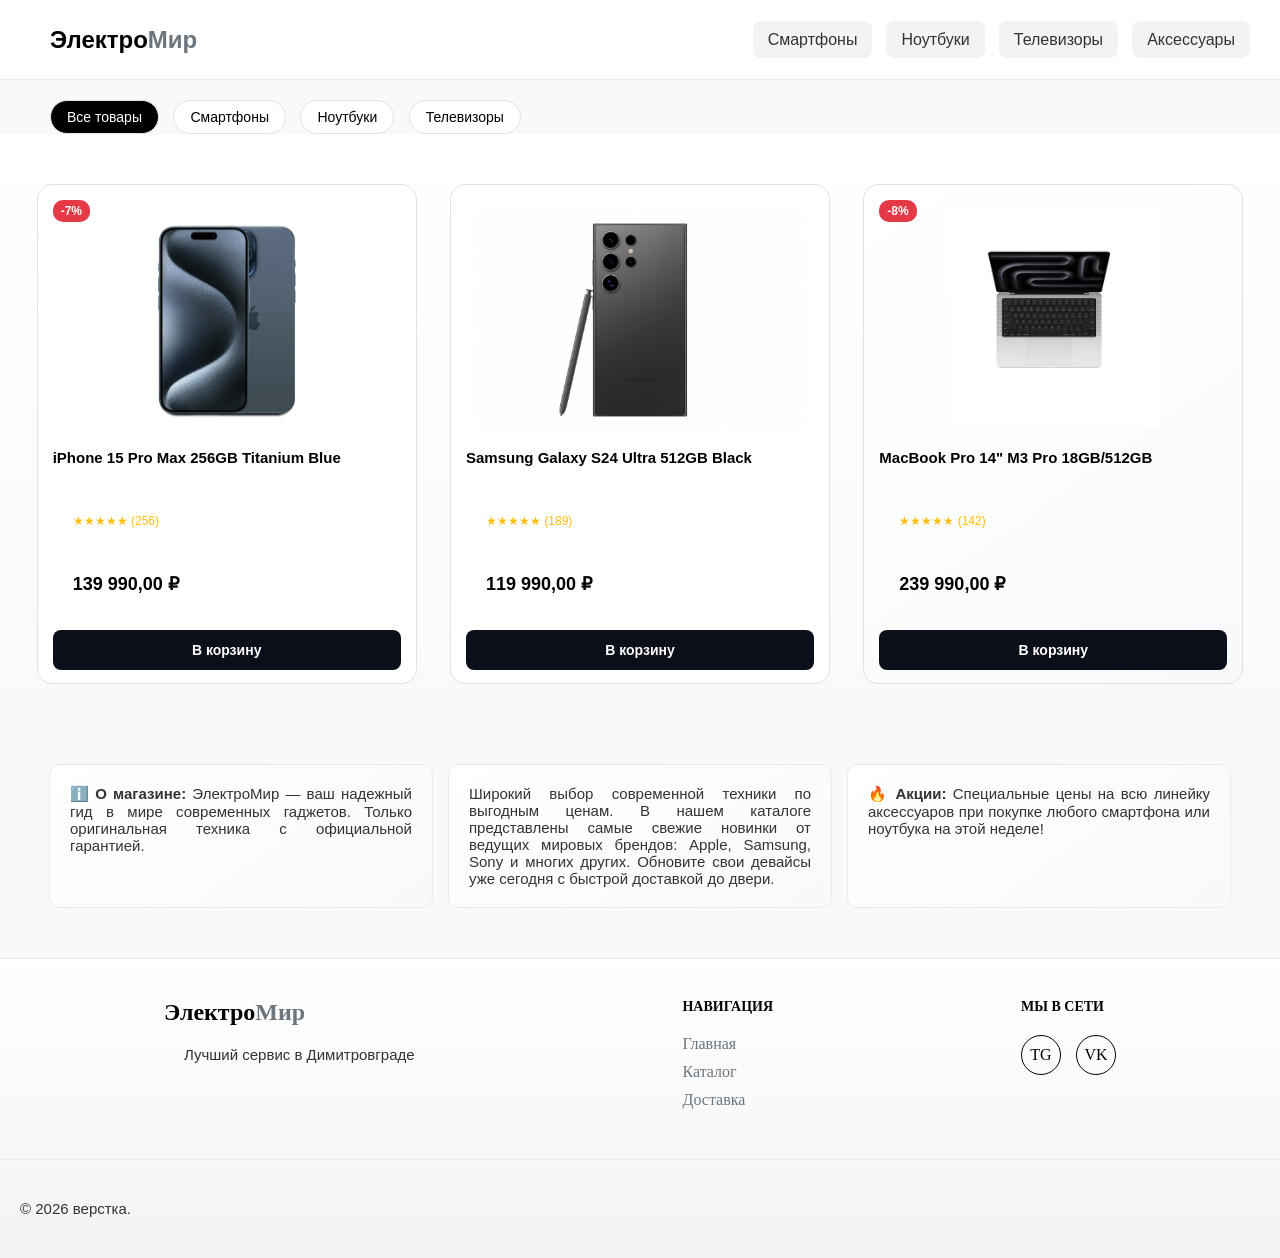
<file: index.html>
<!DOCTYPE html>
<html lang="ru">
<head>
    <meta charset="UTF-8">
    <meta name="viewport" content="width=device-width, initial-scale=1.0">
    <link rel="stylesheet" href="texnika.css">
    <title>ЭлектроМир — Интернет-магазин электроники</title>
</head>
<body>
    <div class="wrapper">
        <header>
            <div class="logo-text"><h2>Электро<span>Мир</span></h2></div>
            <nav>
                <a href="#">Смартфоны</a>
                <a href="#">Ноутбуки</a>
                <a href="#">Телевизоры</a>
                <a href="#">Аксессуары</a>
            </nav>
        </header>

        <div class="categories-bar">
            <span class="cat-badge active">Все товары</span>
            <span class="cat-badge">Смартфоны</span>
            <span class="cat-badge">Ноутбуки</span>
            <span class="cat-badge">Телевизоры</span>
        </div>

        <div class="block">
            <div class="card left-card">
                <div class="discount">-7%</div>
                <img src="Новая папка\s-l1600.jpg">
                <div class="card-info">
                    <h3>iPhone 15 Pro Max 256GB Titanium Blue</h3>
                    <p class="rating">★★★★★ (256)</p>
                    <p class="price">139 990,00 ₽</p>
                    <a href="#" class="btn-buy">В корзину</a>
                </div>
            </div>
            <div class="card center-card">
                <div class="discount" style="visibility: hidden;">-0%</div>
                <img src="Новая папка\b1.png">
                <div class="card-info">
                    <h3>Samsung Galaxy S24 Ultra 512GB Black</h3>
                    <p class="rating">★★★★★ (189)</p>
                    <p class="price">119 990,00 ₽</p>
                    <a href="#" class="btn-buy">В корзину</a>
                </div>
            </div>
            <div class="card right">
                <div class="discount">-8%</div>
                <img src="Новая папка\343434_5.png">
                <div class="card-info">
                    <h3>MacBook Pro 14" M3 Pro 18GB/512GB</h3>
                    <p class="rating">★★★★★ (142)</p>
                    <p class="price">239 990,00 ₽</p>
                    <a href="#" class="btn-buy">В корзину</a>
                </div>
            </div>
        </div>
    </div>

    <div class="container">
        <aside class="left">
            <p>ℹ️ <strong>О магазине:</strong> ЭлектроМир — ваш надежный гид в мире современных гаджетов. Только оригинальная техника с официальной гарантией.</p>
        </aside>
        <main>
            <p>Широкий выбор современной техники по выгодным ценам. В нашем каталоге представлены самые свежие новинки от ведущих мировых брендов: Apple, Samsung, Sony и многих других. Обновите свои девайсы уже сегодня с быстрой доставкой до двери.</p>
        </main>
        <aside class="right">
            <p>🔥 <strong>Акции:</strong> Специальные цены на всю линейку аксессуаров при покупке любого смартфона или ноутбука на этой неделе!</p>
        </aside>
    </div>

    <footer class="main-footer">
        <div class="footer-content">
            <div class="footer-logo">
                <h2>Электро<span>Мир</span></h2>
                <p>Лучший сервис в Димитровграде</p>
            </div>
            <div class="footer-links">
                <h4>Навигация</h4>
                <ul>
                    <li><a href="#">Главная</a></li>
                    <li><a href="#">Каталог</a></li>
                    <li><a href="#">Доставка</a></li>
                </ul>
            </div>
            <div class="footer-social">
                <h4>Мы в сети</h4>
                <div class="social-icons">
                    <a href="#" class="icon">TG</a>
                    <a href="#" class="icon">VK</a>
                </div>
            </div>
        </div>
        <div class="footer-bottom">
            <p>&copy; 2026 верстка.</p>
        </div>
    </footer>
</body>
</html>
<script>
        const buyButtons = document.querySelectorAll('.btn-buy');

        buyButtons.forEach(function(button) {
            button.addEventListener('click', function(event) {
                event.preventDefault(); 
                
                const card = button.closest('.card');
                const productName = card.querySelector('h3').textContent;
                
                alert('Товар "' + productName + '" успешно добавлен в корзину!');
                
                button.textContent = 'Добавлено!';
                button.style.backgroundColor = '#28a745'; 
                button.style.color = '#fff';
            });
        });
    </script>
</body>
</html>
</file>
<file: texnika.css>
* { 
    margin: 0px;
    padding: 0px;
    box-sizing: border-box;
}

body {
    background-color: #f8f9fa;
}

header {
    display: flex;
    justify-content: space-between;
    height: 80px;
    border-bottom: 1px solid #eaeaea;
    background-color: #ffffff;
    align-items: center;
}

.logo-text {
    padding-left: 50px;
}

.logo-text h2 {
    color: #000000;
    font-family: Arial, sans-serif;
}

.logo-text span {
    color: #6c757d;
}

nav {
    padding: 20px;
}

nav a {
    padding: 10px 15px;
    text-decoration: none;
    color: #333;
    background-color: #f1f3f5;
    border-radius: 8px;
    font-family: Arial, sans-serif;
    margin-right: 10px;
}

nav a:hover {
    color: brown;
    background-color: bisque;
    border-radius: 8px;
    border: 1px solid #ccc;
    box-shadow: 0 0 15px rgba(0,0,0,0.1);
}

.categories-bar {
    max-width: 1400px;
    margin: 20px auto 0 auto;
    padding-left: 50px;
    font-family: Arial, sans-serif;
}

.cat-badge {
    display: inline-block;
    padding: 8px 16px;
    background-color: #ffffff;
    border: 1px solid #dee2e6;
    border-radius: 20px;
    margin-right: 10px;
    font-size: 14px;
    cursor: pointer;
}

.cat-badge.active {
    background-color: #000000;
    color: #ffffff;
}

.container {
    display: flex;
    justify-content: center;
    margin-top: 30px;
    gap: 15px;
}

.left, main, .right {
    border-radius: 10px;
    border: 1px solid #eaeaea;
    background: linear-gradient(145deg, #ffffff 0%, #f8f9fa);
    transition: 0.3s;
    width: 30%;
}

p {
    font-family: Arial, Helvetica, sans-serif;
    color: #333333;
    padding: 20px;
    font-size: 15px;
    text-align: justify;
}

.block {
    height: 600px;
    background: linear-gradient(#ffffff, #f8f9fa);
    display: flex;
    justify-content: space-around;
    align-items: center;
    padding: 20px;
}

.card {
    width: 380px;
    height: 500px; 
    border-radius: 15px;
    overflow: hidden;
    object-fit: cover;
    transition: 0.3s;
    background-color: #ffffff;
    border: 1px solid #dee2e6;
    position: relative;
    padding: 15px;
}

.discount {
    position: absolute;
    top: 15px;
    left: 15px;
    background-color: #e63946;
    color: white;
    padding: 4px 8px;
    border-radius: 10px;
    font-family: Arial, sans-serif;
    font-size: 12px;
    font-weight: bold;
}

.card img {
    width: 100%;
    height: 220px;
    object-fit: contain;
    margin-top: 10px;
}

.card-info {
    font-family: Arial, sans-serif;
    margin-top: 15px;
}

.card-info h3 {
    color: #000;
    font-size: 15px;
    height: 40px;
    overflow: hidden;
}

.rating {
    color: #ffbe0b;
    font-size: 12px;
    margin: 5px 0;
}

.price {
    color: #000000;
    font-weight: bold;
    font-size: 18px;
    margin-bottom: 15px;
}

.btn-buy {
    display: block;
    text-align: center;
    padding: 12px;
    background-color: #0b0f19;
    color: #fff;
    text-decoration: none;
    border-radius: 8px;
    font-weight: bold;
    font-size: 14px;
}

footer {
    height: 300px;
    background: linear-gradient(#ffffff, #f1f3f5);
}

.left:hover, main:hover, .right:hover, .card:hover {
    border: 1px solid #000000;
    box-shadow: 0 10px 20px rgba(0,0,0,0.05);
    transform: scale(1.02);
    translateY(-5px);
}

.main-footer {
    background-color: #ffffff; 
    padding: 40px 0 20px;
    border-top: 1px solid #eaeaea; 
    color: #000;
    margin-top: 50px;
}

.footer-content {
    display: flex;
    justify-content: space-around;
    max-width: 1200px;
    margin: 0 auto;
    flex-wrap: wrap;
}

.footer-logo h2 span {
    color: #6c757d;
}

.footer-links h4, .footer-social h4 {
    color: #000;
    margin-bottom: 20px;
    text-transform: uppercase;
    font-size: 14px;
}

.footer-links ul {
    list-style: none;
    padding: 0;
}

.footer-links ul li {
    margin-bottom: 10px;
}

.footer-links ul li a {
    color: #6c757d;
    text-decoration: none;
    transition: 0.3s;
}

.footer-links ul li a:hover {
    color: #000; 
}

.social-icons {
    display: flex;
    gap: 15px;
}

.icon {
    width: 40px;
    height: 40px;
    border: 1px solid #000;
    display: flex;
    align-items: center;
    justify-content: center;
    border-radius: 50%;
    color: #000;
    text-decoration: none;
}

.footer-bottom {
    text-align: center;
    margin-top: 40px;
    border-top: 1px solid #eaeaea;
    padding-top: 20px;
    color: #999;
    font-size: 12px;
}
</file>
